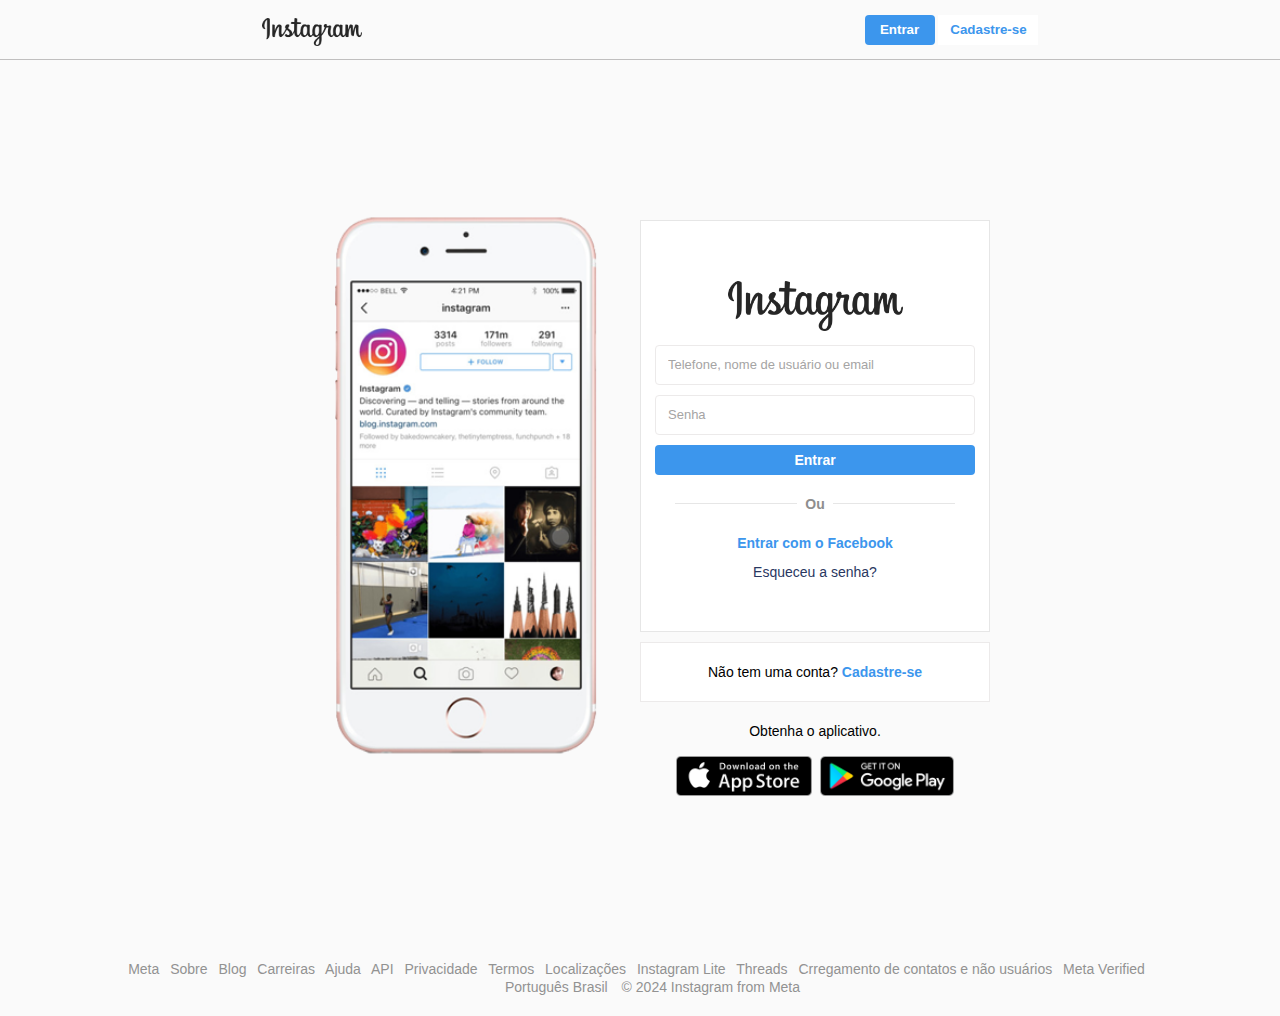
<file: index.html>
<!DOCTYPE html>
<html lang="pt-br">
<head>
  <meta charset="UTF-8">
  <meta http-equiv="X-UA-Compatible" content="IE=edge">
  <meta name="viewport" content="width=device-width, initial-scale=1.0">
  <link rel="stylesheet" href="style.css"/>
  <link rel="shortcut icon" href="imagens/logo-favicon.png" type="image/x-icon">
  <title>Instagram</title>
</head>
<body>
  
  <!--Area wrapper - por volta do site inteiro-->
  <div id="wrapper">

    <header id="menu-superior">
      <a href="index.html"><img src="imagens/logo.png" alt=""></a>
      <div class="botoes-superiores">
        <a href="index.html"><button class="botoes botao-entrar">Entrar</button></a>
        <a href="cadastro.html"><button class="botoes botao-cadastro">Cadastre-se</button></a>
      </div>
    </header>
    
  <!--Area container - contém as 2 colunas (foto e area de login)-->
    <div id="container">

      <!--Area esquerda-->
      <div class="column left">
        <div class="main"></div>
      </div>
      <!--Fim area esquerda-->

      <!--Area direita-->
      <div class="column right">
        <!--Painel login-->
        <div class="login-painel">
          <div class="logo">
            <img class="logo-img" src="imagens/logo.png" alt="logo-instagram">
          </div>
          <form action="">
            <input type="text" placeholder="Telefone, nome de usuário ou email" name="username">
            <input type="password" placeholder="Senha" name="password">
            <input type="submit" value="Entrar">
          </form>
          
          <div class="divisor-container">
            <div class="line"></div>
            <div class="divisor-tag">Ou</div>
            <div class="line"></div>
          </div>

          <!--INICIO ENTRAR COM FACEBOOK-->
            <div class="entrar-facebook">
              <a href="">Entrar com o Facebook</a>
            </div>
          <!--FIM ENTRAR COM FACEBOOK-->
          <!--INICIO ESQUECI MINHA SENHA-->
          <div class="esqueci-senha">
            <a href="">Esqueceu a senha?</a>
          </div>
          <!--FIM ESQUECI MINHA SENHA-->
        </div>
        <!--Fim Painel login-->

        <!--Painel Cadastre-se-->
        <div class="cadastro">
          <p>Não tem uma conta?<a href="cadastro.html"> Cadastre-se</a></p>
        </div>
        <!--Fim Painel Cadastre-se-->

        <!--Download imagens-->
        <div class="app-download-painel">
          Obtenha o aplicativo.
          <div class="app-buttons">
            <a href="#">
              <img src="imagens/appstore.png" alt="Baixe na AppStore">
            </a>
            <a href="#">
              <img src="imagens/googleplay.png" alt="Baixe na Google Play">
            </a>
          </div>
        </div>
        <!--Fim Download imagens-->

      </div>
      <!--Fim area direita-->
    </div>
    <!--Fim Container-->

    <!--Rodapé-->
    <footer>
      <div class="footer-inner">
        <a href="#">Meta</a>
        <a href="#">Sobre</a>
        <a href="#">Blog</a>
        <a href="#">Carreiras</a>
        <a href="#">Ajuda</a>
        <a href="#">API</a>
        <a href="#">Privacidade</a>
        <a href="#">Termos</a>
        <a href="#">Localizações</a>
        <a href="#">Instagram Lite</a>
        <a href="#">Threads</a>
        <a href="#">Crregamento de contatos e não usuários</a>
        <a href="#">Meta Verified</a>
        <div class="text-small">
          <p>Português Brasil</p>
          <p>© 2024 Instagram from Meta</p>
        </div>
      </div>
    </footer>
    <!--Fim Rodapé-->
  </div>

</body>
</html>
</file>
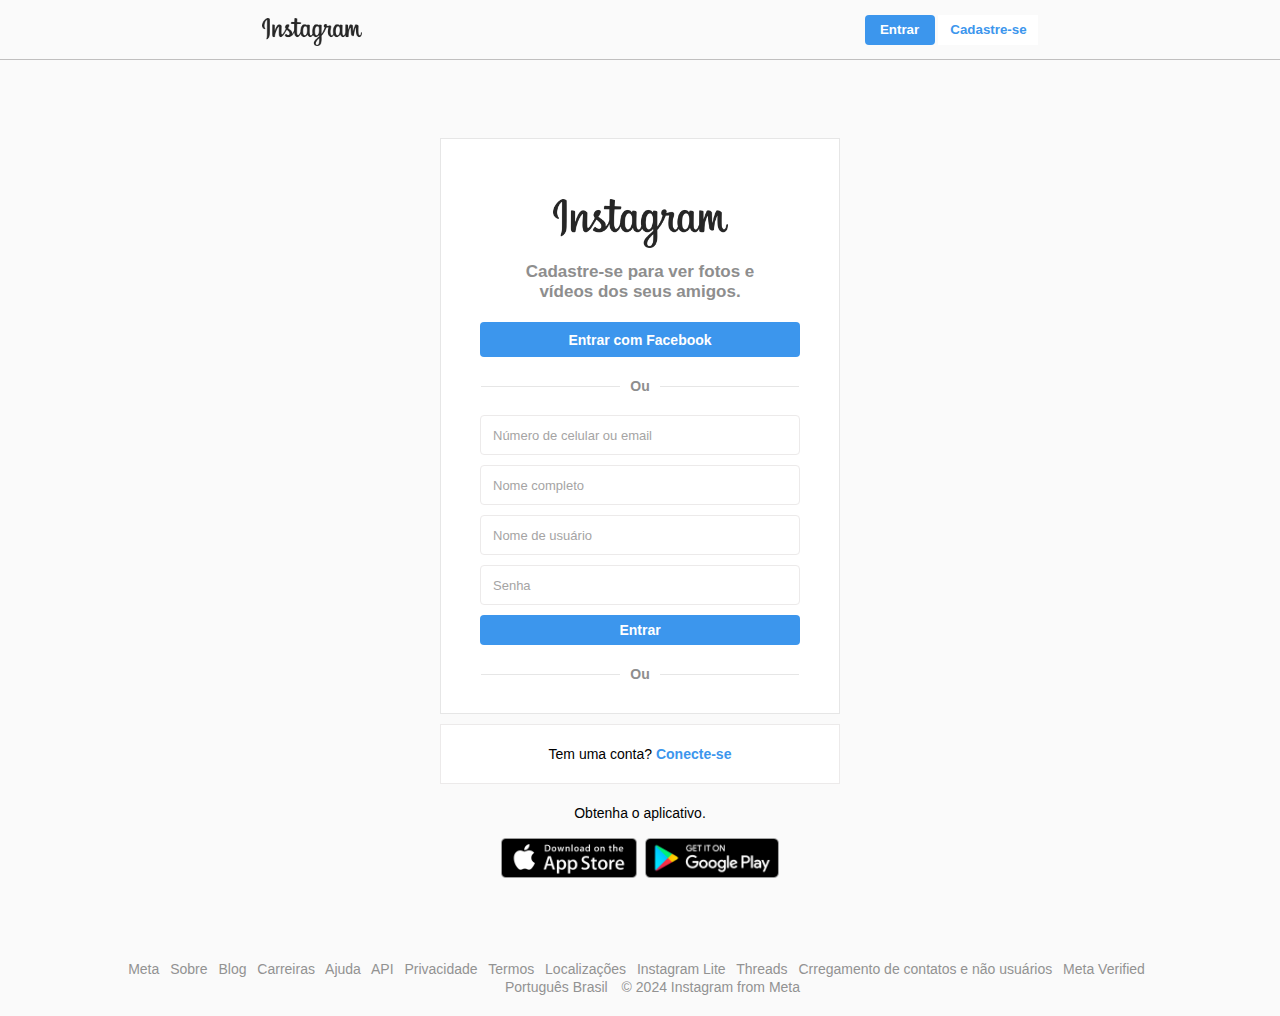
<file: cadastro.html>
<!DOCTYPE html>
<html lang="pt-br">
<head>
  <meta charset="UTF-8">
  <meta http-equiv="X-UA-Compatible" content="IE=edge">
  <meta name="viewport" content="width=device-width, initial-scale=1.0">
  <link rel="stylesheet" href="style.css"/>
  <link rel="shortcut icon" href="imagens/logo-favicon.png" type="image/x-icon">
  <title>Cadastre-se Instagram</title>
</head>
<body>
  
  <!--Area wrapper - por volta do site inteiro-->
  <div id="wrapper">

    <header id="menu-superior">
      <a href="index.html"><img src="imagens/logo.png" alt=""></a>
      <div class="botoes-superiores">
        <a href="index.html"><button class="botoes botao-entrar">Entrar</button></a>
        <a href="cadastro.html"><button class="botoes botao-cadastro">Cadastre-se</button></a>
      </div>
    </header>


  <!--Area container - contém 1 colunas-->
    <div id="container-cadastro">
      <!--Area direita-->
      <div class="column right">
        <!--Painel login-->
        <div class="login-painel">
          <div class="logo">
            <img class="logo-img" src="imagens/logo.png" alt="logo-instagram">
          </div>

          <div class="mensagem">
            <span>
                Cadastre-se para ver fotos e vídeos dos seus amigos.
            </span>
          </div>

          <button class="botao-facebook">
            Entrar com Facebook
          </button>

          <div class="divisor-container">
            <div class="line"></div>
            <div class="divisor-tag">Ou</div>
            <div class="line"></div>
          </div>

          <!--Começo formulario de cadastro-->
          <form action="">
            <input type="text" placeholder="Número de celular ou email" name="email">
            <input type="text" placeholder="Nome completo" name="nome">
            <input type="text" placeholder="Nome de usuário" name="username">
            <input type="password" placeholder="Senha" name="password">


            <input type="submit" value="Entrar">
          </form>
          <!--Fim Formulario cadastro-->

          <div class="divisor-container">
            <div class="line"></div>
            <div class="divisor-tag">Ou</div>
            <div class="line"></div>
          </div>
        </div>
        <!--Fim Painel login-->

        <!--Painel Cadastre-se-->
        <div class="cadastro">
          <p>Tem uma conta?<a href="index.html"> Conecte-se</a></p>
        </div>
        <!--Fim Painel Cadastre-se-->

        <!--Download imagens-->
        <div class="app-download-painel">
          Obtenha o aplicativo.
          <div class="app-buttons">
            <a href="#">
              <img src="imagens/appstore.png" alt="Baixe na AppStore">
            </a>
            <a href="#">
              <img src="imagens/googleplay.png" alt="Baixe na Google Play">
            </a>
          </div>
        </div>
        <!--Fim Download imagens-->

      </div>
      <!--Fim area direita-->
    </div>
    <!--Fim Container-->

    <!--Rodapé-->
    <footer>
      <div class="footer-inner">
        <a href="#">Meta</a>
        <a href="#">Sobre</a>
        <a href="#">Blog</a>
        <a href="#">Carreiras</a>
        <a href="#">Ajuda</a>
        <a href="#">API</a>
        <a href="#">Privacidade</a>
        <a href="#">Termos</a>
        <a href="#">Localizações</a>
        <a href="#">Instagram Lite</a>
        <a href="#">Threads</a>
        <a href="#">Crregamento de contatos e não usuários</a>
        <a href="#">Meta Verified</a>
        <div class="text-small">
          <p>Português Brasil</p>
          <p>© 2024 Instagram from Meta</p>
        </div>
      </div>
    </footer>
    <!--Fim Rodapé-->
  </div>

</body>
</html>
</file>
<file: style.css>
*{
  box-sizing: border-box;
  padding: 0;
  margin: 0;
}

body{
  font-family: Arial, Helvetica, sans-serif;
  background-color: var(--background);
  width: 100%;
  height: 100%;
  font-size: 14px;
  line-height: 18px;
  /*Variáveis*/
  --background: #fafafa;
  --cor-azul: #3C96ED;
}


#menu-superior{
  width: 100%;
  border-bottom: 1px solid rgb(192, 191, 191);
  height: 60px;
  display: flex;
  justify-content: space-around;
  align-items: center;
}

#menu-superior img{
  width: 100px;
  margin: 20px;
  padding-top: 9px;
  transition: 0.5s;
}

#menu-superior img:hover{
  width: 105px;
  transition: 0.5s;
}

#menu-superior .botao-entrar{
  width: 70px;
  height: 30px;
  background-color: var(--cor-azul);
  border: 0;
  border-radius: 4px;
  font-weight: bold;
  color: white;
  cursor: pointer;
}

#menu-superior .botao-entrar:hover{
  background-color: #2089eb;
}

#menu-superior .botao-cadastro{
  width: 100px;
  height: 30px;
  background-color: white;
  border: none;
  color: var(--cor-azul);
  font-weight: bold;
  cursor: pointer;
}

#menu-superior .botao-cadastro:hover{
  color: rgba(0, 0, 0, 0.76);
}

a{
  text-decoration: none;
  color: var(--cor-azul);
}

#wrapper{
  height: 100vh;
}

#container{
  margin: 0 auto;
  min-height: 100%;
  width: 700px;
  display: flex;
  align-items: center;
}

.column{
  flex-grow: 1;
  width: 50%;
}

.left{
  background-image: url(imagens/instagram-celular.png);
  background-size: 650px;
  height: 650px;
  margin-bottom: 50px;
  background-repeat: no-repeat;
  background-position: center;
}

.login-painel{
  background-color: #FFF;
  border: 1px solid #e6e6e6;
  text-align: center;
  padding: 20px 0px;
}

.logo-img{
  width: 175px;
  margin-top: 40px;
}

form{
  display: flex;
  flex-direction: column;
  align-items: center;
  justify-content: center;
}

input[type="password"], input[type="text"]{
  background-color: #ffffff;
  border: 1px solid rgb(236, 234, 234);
  height: 40px;
  border-radius: 4px;
  margin-top: 10px;
  padding: 12px;
  font-size: 13px;
  width: 320px;
  color: black;
}

input[type="password"]::placeholder, input[type="text"]::placeholder{
  color: rgb(165, 164, 164);
}

input[type="text"]:focus, input[type="password"]:focus{
  outline: 0;
  border: 1px solid #a1a1a1;
}

input[type="submit"]{
  width: 320px;
  height: 30px;
  border: 0;
  background-color: var(--cor-azul);
  border-radius: 4px;
  color: white;
  margin-top: 10px;
  font-size: 14px;
  font-weight: bold;
  margin-bottom: 10px;
  cursor: pointer;
}

.entrar-facebook{
  height: 40px;
  display: flex;
  justify-content: center;
  align-items: center;
}

.entrar-facebook a{
  color: var(--cor-azul);
  font-weight: bold;
}

.esqueci-senha{
  margin-bottom: 30px;
}

.esqueci-senha a{
  color: #29375f;
}

.cadastro{
  background-color: #FFF;
  height: 60px;
  border: 1px solid rgb(236, 234, 234);
  margin: 10px auto 0;
  display: flex;
  justify-content: center;
  align-items: center;
}

.cadastro p a{
  font-weight: bold;
  user-select: none;
}

.app-download-painel{
  margin-top: 20px;
  text-align: center;
}

.app-buttons{
  margin-top: 16px;
}

.app-buttons img{
  height: 40px;
  padding: 0 2px;
}

footer{
  text-align: center;
  height: 50px;
}

footer a{
  color: rgb(146, 146, 146);
  margin-right: 7px;
}

footer a:hover{
  text-decoration: underline;
}

.text-small{
  color: rgb(146, 146, 146);
  padding-left: 15px;
  padding-bottom: 20px;
}

.text-small p{
  display: inline-block;
  padding-left: 10px;
}





/*Página cadastro*/

#container-cadastro{
  margin: 0 auto;
  min-height: 100%;
  max-width: 400px;
  display: flex;
  align-items: center;
  justify-content: center;
}

.mensagem{
  margin: 10px 70px;
}

.mensagem span{
  text-align: center;
  font-size: 17px;
  font-weight: bold;
  line-height: 20px;
  color: #8e8e8e;
}

.botao-facebook{
  width: 320px;
  margin: 10px 0;
  height: 35px;
  background-color: var(--cor-azul);
  border: none;
  border-radius: 4px;
  color: white;
  font-size: 14px;
  font-weight: bold;
  cursor: pointer;
}

.divisor-container{
  display: flex;
  justify-content: center;
  align-items: center;
  margin: 10px 0;
}

.line{
  height: 1px;
  background-color: #e6e6e6;
  width: 35%;
}

.divisor-tag{
  margin: 0 2.5%;
  color: #8e8e8e;
  font-weight: bold;
}

/*Fim cadastro*/


/*Responsividade*/
@media(max-width: 850px){
  .left{
    display: none;
  }

  #container{
    width: 80%;
  }
}



@media(max-width: 560px){
  #container{
    width: 90%;
  }

  #container-cadastro{
    width: 90%;
  }

  input[type="text"], input[type="password"], input[type="submit"]{
    width: 70%;
  }

  .botao-facebook{
    width: 70%;
  }
}
</file>
